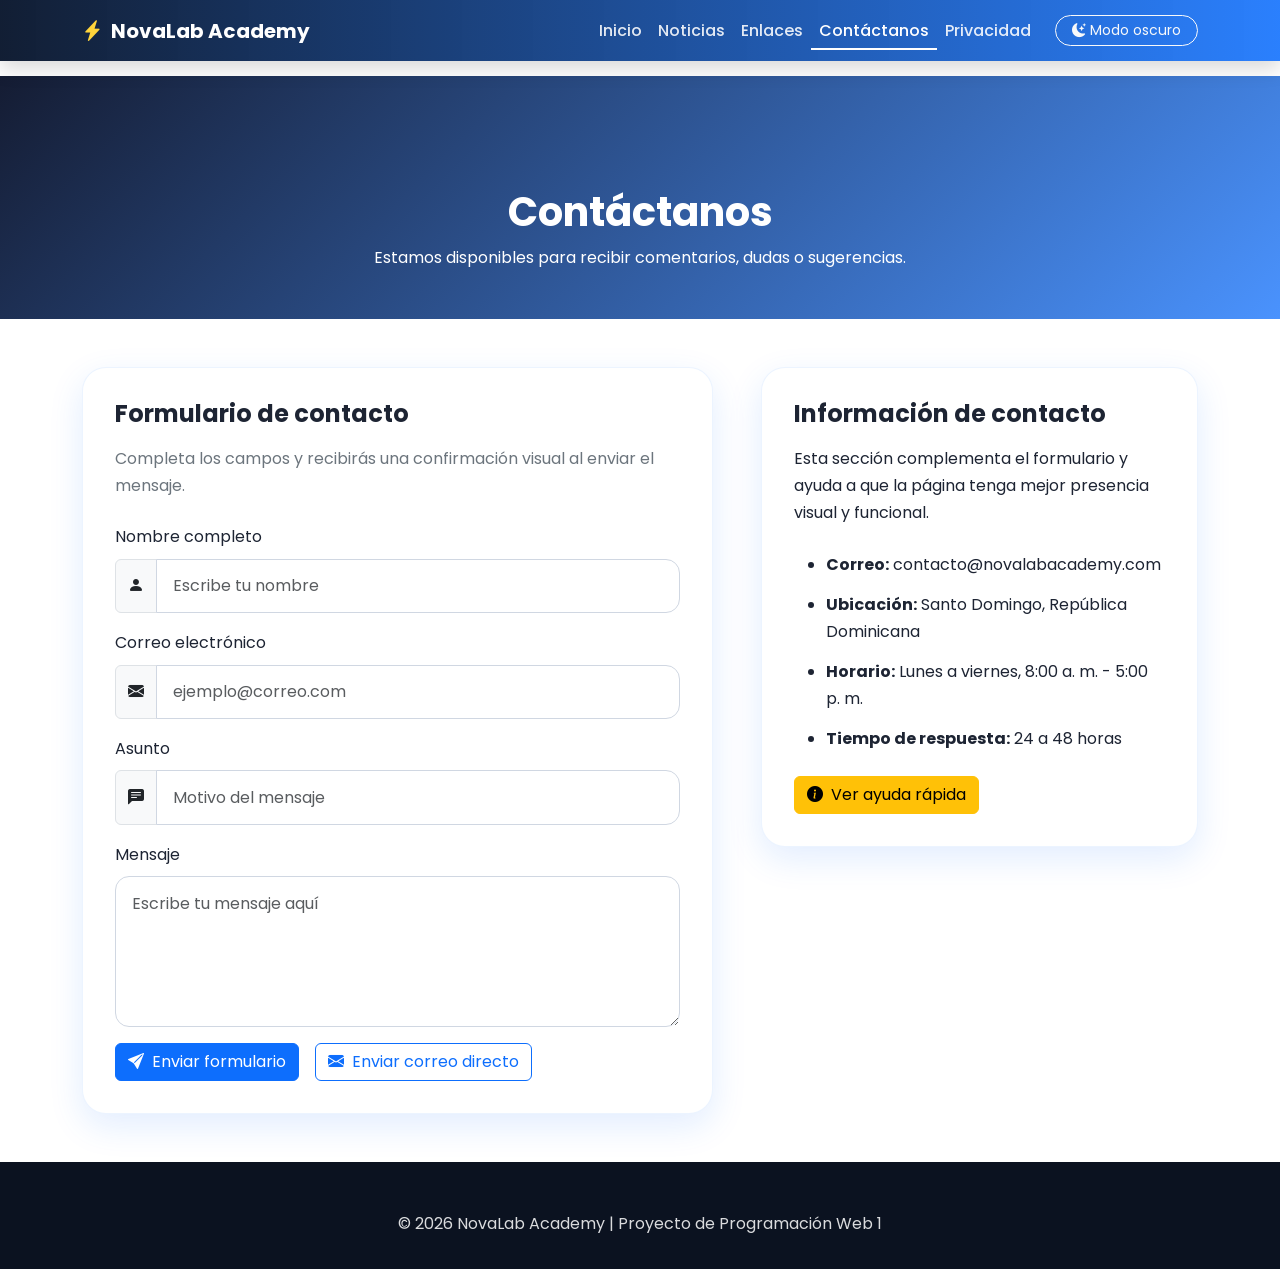
<file: contacto.html>
<!DOCTYPE html>
<html lang="es" data-bs-theme="light">
<head>
  <meta charset="UTF-8" />
  <meta name="viewport" content="width=device-width, initial-scale=1.0" />
  <title>Contáctanos | NovaLab Academy</title>
  <meta name="description" content="Página de contacto de NovaLab Academy." />

  <link rel="icon" type="image/svg+xml" href="favicon.svg" />
  <link rel="preconnect" href="https://fonts.googleapis.com" />
  <link rel="preconnect" href="https://fonts.gstatic.com" crossorigin />
  <link href="https://fonts.googleapis.com/css2?family=Poppins:wght@300;400;500;600;700;800&display=swap" rel="stylesheet" />
  <link href="https://cdn.jsdelivr.net/npm/bootstrap@5.3.3/dist/css/bootstrap.min.css" rel="stylesheet" />
  <link href="https://cdn.jsdelivr.net/npm/bootstrap-icons@1.11.3/font/bootstrap-icons.min.css" rel="stylesheet" />
  <link rel="stylesheet" href="css/styles.css" />
</head>
<body>

  <nav class="navbar navbar-expand-lg navbar-dark fixed-top custom-navbar">
    <div class="container">
      <a class="navbar-brand fw-bold d-flex align-items-center gap-2" href="index.html">
        <i class="bi bi-lightning-charge-fill brand-icon"></i>
        <span>NovaLab Academy</span>
      </a>

      <button class="navbar-toggler" type="button" data-bs-toggle="collapse" data-bs-target="#menuPrincipal">
        <span class="navbar-toggler-icon"></span>
      </button>

      <div class="collapse navbar-collapse" id="menuPrincipal">
        <ul class="navbar-nav ms-auto align-items-lg-center">
          <li class="nav-item"><a class="nav-link" href="index.html">Inicio</a></li>
          <li class="nav-item"><a class="nav-link" href="noticias.html">Noticias</a></li>
          <li class="nav-item"><a class="nav-link" href="enlaces.html">Enlaces</a></li>
          <li class="nav-item"><a class="nav-link active" href="contacto.html">Contáctanos</a></li>
          <li class="nav-item"><a class="nav-link" href="politica.html">Privacidad</a></li>
          <li class="nav-item ms-lg-3">
            <button id="themeToggle" class="btn btn-outline-light btn-sm rounded-pill px-3">
              <i class="bi bi-moon-stars-fill me-1"></i>Modo oscuro
            </button>
          </li>
        </ul>
      </div>
    </div>
  </nav>

  <section class="page-banner">
    <div class="container text-center">
      <h1 class="fw-bold">Contáctanos</h1>
      <p class="mb-0">Estamos disponibles para recibir comentarios, dudas o sugerencias.</p>
    </div>
  </section>

  <main class="py-5">
    <div class="container">
      <div class="row g-5 align-items-start">
        <div class="col-lg-7 reveal">
          <div class="content-box">
            <h2 class="section-title-sm">Formulario de contacto</h2>
            <p class="text-secondary">
              Completa los campos y recibirás una confirmación visual al enviar el mensaje.
            </p>

            <form id="contactForm" class="mt-4">
              <div class="mb-3">
                <label for="nombre" class="form-label">Nombre completo</label>
                <div class="input-group">
                  <span class="input-group-text"><i class="bi bi-person-fill"></i></span>
                  <input type="text" class="form-control" id="nombre" placeholder="Escribe tu nombre" />
                </div>
              </div>

              <div class="mb-3">
                <label for="correo" class="form-label">Correo electrónico</label>
                <div class="input-group">
                  <span class="input-group-text"><i class="bi bi-envelope-fill"></i></span>
                  <input type="email" class="form-control" id="correo" placeholder="ejemplo@correo.com" />
                </div>
              </div>

              <div class="mb-3">
                <label for="asunto" class="form-label">Asunto</label>
                <div class="input-group">
                  <span class="input-group-text"><i class="bi bi-chat-left-text-fill"></i></span>
                  <input type="text" class="form-control" id="asunto" placeholder="Motivo del mensaje" />
                </div>
              </div>

              <div class="mb-3">
                <label for="mensaje" class="form-label">Mensaje</label>
                <textarea class="form-control" id="mensaje" rows="5" placeholder="Escribe tu mensaje aquí"></textarea>
              </div>

              <div class="d-flex flex-wrap gap-3">
                <button type="submit" class="btn btn-primary">
                  <i class="bi bi-send-fill me-2"></i>Enviar formulario
                </button>

                <a class="btn btn-outline-primary" href="mailto:contacto@novalabacademy.com?subject=Consulta%20desde%20la%20web">
                  <i class="bi bi-envelope-fill me-2"></i>Enviar correo directo
                </a>
              </div>
            </form>
          </div>
        </div>

        <div class="col-lg-5 reveal">
          <div class="content-box">
            <h2 class="section-title-sm">Información de contacto</h2>
            <p>
              Esta sección complementa el formulario y ayuda a que la página tenga mejor presencia visual y funcional.
            </p>

            <ul class="custom-list mt-4">
              <li><strong>Correo:</strong> contacto@novalabacademy.com</li>
              <li><strong>Ubicación:</strong> Santo Domingo, República Dominicana</li>
              <li><strong>Horario:</strong> Lunes a viernes, 8:00 a. m. - 5:00 p. m.</li>
              <li><strong>Tiempo de respuesta:</strong> 24 a 48 horas</li>
            </ul>

            <div class="mt-4">
              <button class="btn btn-warning" data-bs-toggle="modal" data-bs-target="#helpModal">
                <i class="bi bi-info-circle-fill me-2"></i>Ver ayuda rápida
              </button>
            </div>
          </div>
        </div>
      </div>
    </div>
  </main>

  <div class="modal fade" id="helpModal" tabindex="-1" aria-hidden="true">
    <div class="modal-dialog modal-dialog-centered">
      <div class="modal-content custom-modal">
        <div class="modal-header">
          <h5 class="modal-title">Ayuda rápida</h5>
          <button type="button" class="btn-close" data-bs-dismiss="modal"></button>
        </div>
        <div class="modal-body">
          <p>
            Escribe un asunto claro y explica tu mensaje con detalle para recibir una mejor respuesta.
          </p>
        </div>
      </div>
    </div>
  </div>

  <footer class="footer-section">
    <div class="container text-center">
      <p class="mb-0">© 2026 NovaLab Academy | Proyecto de Programación Web 1</p>
    </div>
  </footer>

  <button id="scrollTopBtn" class="scroll-top-btn" title="Volver arriba">
    <i class="bi bi-arrow-up"></i>
  </button>

  <script src="https://cdn.jsdelivr.net/npm/bootstrap@5.3.3/dist/js/bootstrap.bundle.min.js"></script>
  <script src="js/script.js"></script>
</body>
</html>
</file>
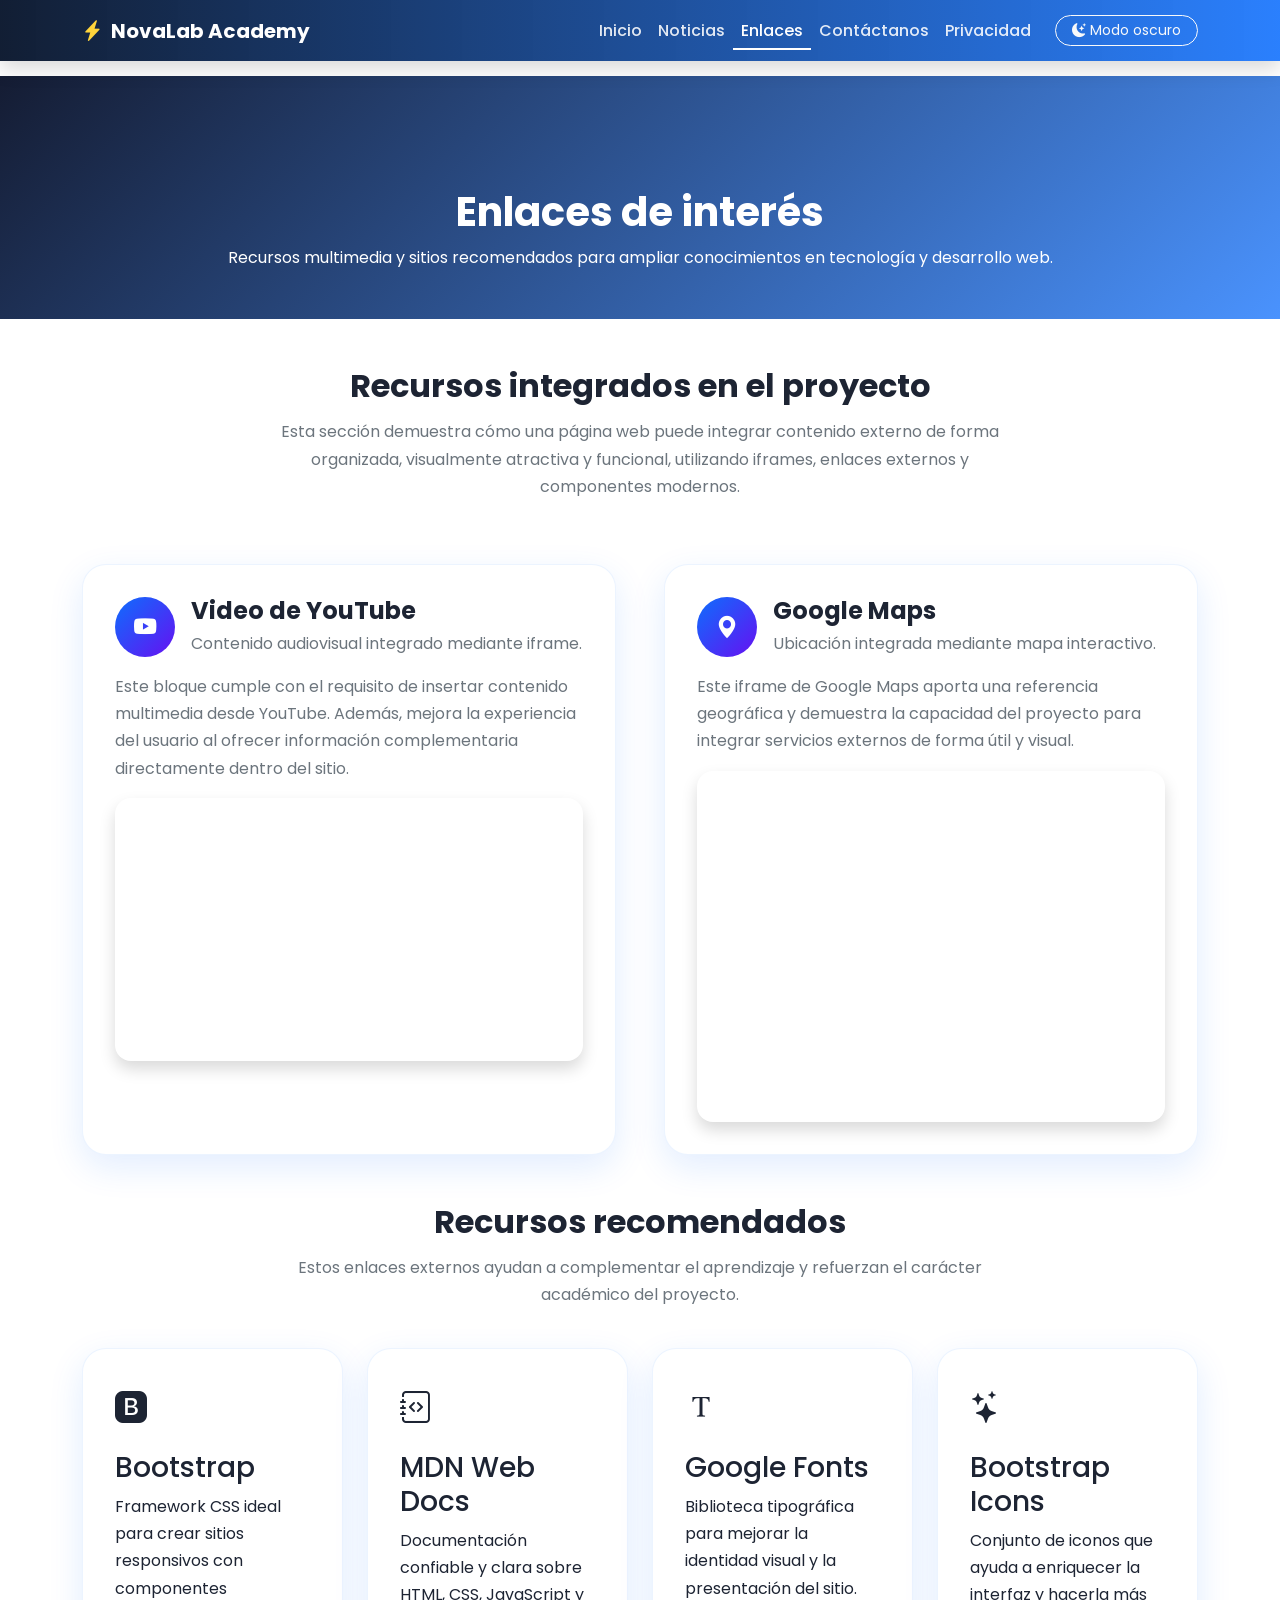
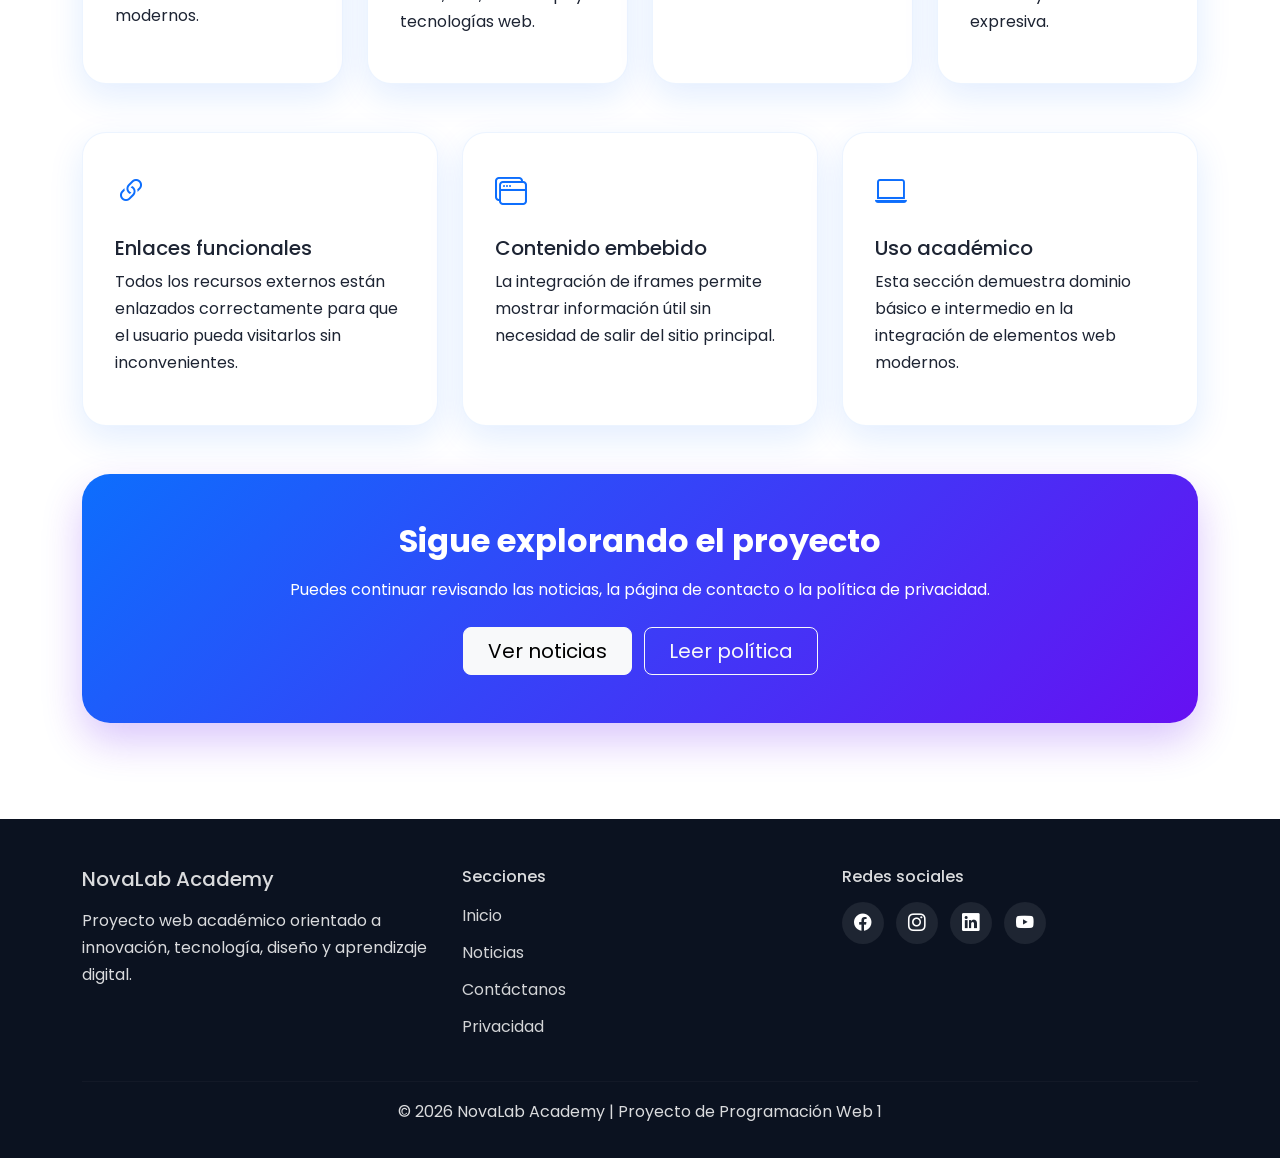
<file: enlaces.html>
<!DOCTYPE html>
<html lang="es" data-bs-theme="light">
<head>
  <meta charset="UTF-8" />
  <meta name="viewport" content="width=device-width, initial-scale=1.0" />
  <title>Enlaces de interés | NovaLab Academy</title>

  <meta name="description" content="Recursos externos y contenido embebido de YouTube y Google Maps." />
  <meta name="keywords" content="youtube, google maps, enlaces de interés, recursos educativos" />
  <meta name="author" content="Freily Peña" />

  <link rel="icon" type="image/svg+xml" href="favicon.svg" />
  <link rel="preconnect" href="https://fonts.googleapis.com" />
  <link rel="preconnect" href="https://fonts.gstatic.com" crossorigin />
  <link href="https://fonts.googleapis.com/css2?family=Poppins:wght@300;400;500;600;700;800&display=swap" rel="stylesheet" />
  <link href="https://cdn.jsdelivr.net/npm/bootstrap@5.3.3/dist/css/bootstrap.min.css" rel="stylesheet" />
  <link href="https://cdn.jsdelivr.net/npm/bootstrap-icons@1.11.3/font/bootstrap-icons.min.css" rel="stylesheet" />
  <link rel="stylesheet" href="css/styles.css" />
</head>
<body>

  <nav class="navbar navbar-expand-lg navbar-dark fixed-top custom-navbar">
    <div class="container">
      <a class="navbar-brand fw-bold d-flex align-items-center gap-2" href="index.html">
        <i class="bi bi-lightning-charge-fill brand-icon"></i>
        <span>NovaLab Academy</span>
      </a>

      <button class="navbar-toggler" type="button" data-bs-toggle="collapse" data-bs-target="#menuPrincipal">
        <span class="navbar-toggler-icon"></span>
      </button>

      <div class="collapse navbar-collapse" id="menuPrincipal">
        <ul class="navbar-nav ms-auto align-items-lg-center">
          <li class="nav-item"><a class="nav-link" href="index.html">Inicio</a></li>
          <li class="nav-item"><a class="nav-link" href="noticias.html">Noticias</a></li>
          <li class="nav-item"><a class="nav-link active" href="enlaces.html">Enlaces</a></li>
          <li class="nav-item"><a class="nav-link" href="contacto.html">Contáctanos</a></li>
          <li class="nav-item"><a class="nav-link" href="politica.html">Privacidad</a></li>
          <li class="nav-item ms-lg-3">
            <button id="themeToggle" class="btn btn-outline-light btn-sm rounded-pill px-3">
              <i class="bi bi-moon-stars-fill me-1"></i>Modo oscuro
            </button>
          </li>
        </ul>
      </div>
    </div>
  </nav>

  <section class="page-banner">
    <div class="container text-center">
      <h1 class="fw-bold">Enlaces de interés</h1>
      <p class="mb-0">Recursos multimedia y sitios recomendados para ampliar conocimientos en tecnología y desarrollo web.</p>
    </div>
  </section>

  <main class="py-5">
    <div class="container">

      <div class="row text-center mb-5 reveal">
        <div class="col-lg-8 mx-auto">
          <h2 class="section-title">Recursos integrados en el proyecto</h2>
          <p class="text-secondary">
            Esta sección demuestra cómo una página web puede integrar contenido externo de forma organizada,
            visualmente atractiva y funcional, utilizando iframes, enlaces externos y componentes modernos.
          </p>
        </div>
      </div>

      <div class="row g-5 align-items-stretch">
        <div class="col-lg-6 reveal">
          <div class="content-box h-100">
            <div class="d-flex align-items-center gap-3 mb-3">
              <div class="icon-box m-0" style="width:60px;height:60px;font-size:1.4rem;">
                <i class="bi bi-youtube"></i>
              </div>
              <div>
                <h2 class="section-title-sm mb-1">Video de YouTube</h2>
                <p class="text-secondary mb-0">Contenido audiovisual integrado mediante iframe.</p>
              </div>
            </div>

            <p class="text-secondary">
              Este bloque cumple con el requisito de insertar contenido multimedia desde YouTube.
              Además, mejora la experiencia del usuario al ofrecer información complementaria directamente dentro del sitio.
            </p>

            <div class="ratio ratio-16x9 rounded-4 overflow-hidden shadow">
              <iframe
                src="https://www.youtube.com/embed/Ke90Tje7VS0"
                title="YouTube video"
                allowfullscreen>
              </iframe>
            </div>
          </div>
        </div>

        <div class="col-lg-6 reveal">
          <div class="content-box h-100">
            <div class="d-flex align-items-center gap-3 mb-3">
              <div class="icon-box m-0" style="width:60px;height:60px;font-size:1.4rem;">
                <i class="bi bi-geo-alt-fill"></i>
              </div>
              <div>
                <h2 class="section-title-sm mb-1">Google Maps</h2>
                <p class="text-secondary mb-0">Ubicación integrada mediante mapa interactivo.</p>
              </div>
            </div>

            <p class="text-secondary">
              Este iframe de Google Maps aporta una referencia geográfica y demuestra la capacidad
              del proyecto para integrar servicios externos de forma útil y visual.
            </p>

            <div class="ratio ratio-4x3 rounded-4 overflow-hidden shadow">
              <iframe
                src="https://maps.google.com/maps?q=Universidad%20Nacional%20Pedro%20Henriquez%20Urena&t=&z=15&ie=UTF8&iwloc=&output=embed"
                allowfullscreen
                loading="lazy">
              </iframe>
            </div>
          </div>
        </div>
      </div>

      <div class="row text-center mt-5 mb-4 reveal">
        <div class="col-lg-8 mx-auto">
          <h2 class="section-title">Recursos recomendados</h2>
          <p class="text-secondary">
            Estos enlaces externos ayudan a complementar el aprendizaje y refuerzan el carácter académico del proyecto.
          </p>
        </div>
      </div>

      <div class="row g-4">
        <div class="col-md-6 col-lg-3 reveal">
          <a class="resource-link-card" href="https://getbootstrap.com/" target="_blank">
            <i class="bi bi-bootstrap-fill"></i>
            <h3>Bootstrap</h3>
            <p>Framework CSS ideal para crear sitios responsivos con componentes modernos.</p>
          </a>
        </div>

        <div class="col-md-6 col-lg-3 reveal">
          <a class="resource-link-card" href="https://developer.mozilla.org/es/" target="_blank">
            <i class="bi bi-journal-code"></i>
            <h3>MDN Web Docs</h3>
            <p>Documentación confiable y clara sobre HTML, CSS, JavaScript y tecnologías web.</p>
          </a>
        </div>

        <div class="col-md-6 col-lg-3 reveal">
          <a class="resource-link-card" href="https://fonts.google.com/" target="_blank">
            <i class="bi bi-fonts"></i>
            <h3>Google Fonts</h3>
            <p>Biblioteca tipográfica para mejorar la identidad visual y la presentación del sitio.</p>
          </a>
        </div>

        <div class="col-md-6 col-lg-3 reveal">
          <a class="resource-link-card" href="https://icons.getbootstrap.com/" target="_blank">
            <i class="bi bi-stars"></i>
            <h3>Bootstrap Icons</h3>
            <p>Conjunto de iconos que ayuda a enriquecer la interfaz y hacerla más expresiva.</p>
          </a>
        </div>
      </div>

      <div class="row g-4 mt-4">
        <div class="col-md-4 reveal">
          <div class="testimonial-card h-100">
            <i class="bi bi-link-45deg"></i>
            <h5>Enlaces funcionales</h5>
            <p>
              Todos los recursos externos están enlazados correctamente para que el usuario pueda visitarlos sin inconvenientes.
            </p>
          </div>
        </div>

        <div class="col-md-4 reveal">
          <div class="testimonial-card h-100">
            <i class="bi bi-window-stack"></i>
            <h5>Contenido embebido</h5>
            <p>
              La integración de iframes permite mostrar información útil sin necesidad de salir del sitio principal.
            </p>
          </div>
        </div>

        <div class="col-md-4 reveal">
          <div class="testimonial-card h-100">
            <i class="bi bi-laptop"></i>
            <h5>Uso académico</h5>
            <p>
              Esta sección demuestra dominio básico e intermedio en la integración de elementos web modernos.
            </p>
          </div>
        </div>
      </div>

      <section class="py-5">
        <div class="cta-box text-center reveal">
          <h2 class="fw-bold mb-3">Sigue explorando el proyecto</h2>
          <p class="mb-4">
            Puedes continuar revisando las noticias, la página de contacto o la política de privacidad.
          </p>
          <a href="noticias.html" class="btn btn-light btn-lg px-4 me-2">Ver noticias</a>
          <a href="politica.html" class="btn btn-outline-light btn-lg px-4">Leer política</a>
        </div>
      </section>

    </div>
  </main>

  <footer class="footer-section">
    <div class="container">
      <div class="row g-4">
        <div class="col-lg-4">
          <h5 class="mb-3">NovaLab Academy</h5>
          <p class="mb-0">
            Proyecto web académico orientado a innovación, tecnología, diseño y aprendizaje digital.
          </p>
        </div>

        <div class="col-lg-4">
          <h6 class="mb-3">Secciones</h6>
          <ul class="footer-links">
            <li><a href="index.html">Inicio</a></li>
            <li><a href="noticias.html">Noticias</a></li>
            <li><a href="contacto.html">Contáctanos</a></li>
            <li><a href="politica.html">Privacidad</a></li>
          </ul>
        </div>

        <div class="col-lg-4">
          <h6 class="mb-3">Redes sociales</h6>
          <div class="social-links">
            <a href="https://www.facebook.com/" target="_blank"><i class="bi bi-facebook"></i></a>
            <a href="https://www.instagram.com/" target="_blank"><i class="bi bi-instagram"></i></a>
            <a href="https://www.linkedin.com/" target="_blank"><i class="bi bi-linkedin"></i></a>
            <a href="https://www.youtube.com/" target="_blank"><i class="bi bi-youtube"></i></a>
          </div>
        </div>
      </div>

      <hr class="footer-divider" />
      <p class="text-center mb-0">© 2026 NovaLab Academy | Proyecto de Programación Web 1</p>
    </div>
  </footer>

  <button id="scrollTopBtn" class="scroll-top-btn" title="Volver arriba">
    <i class="bi bi-arrow-up"></i>
  </button>

  <script src="https://cdn.jsdelivr.net/npm/bootstrap@5.3.3/dist/js/bootstrap.bundle.min.js"></script>
  <script src="js/script.js"></script>
</body>
</html>
</file>
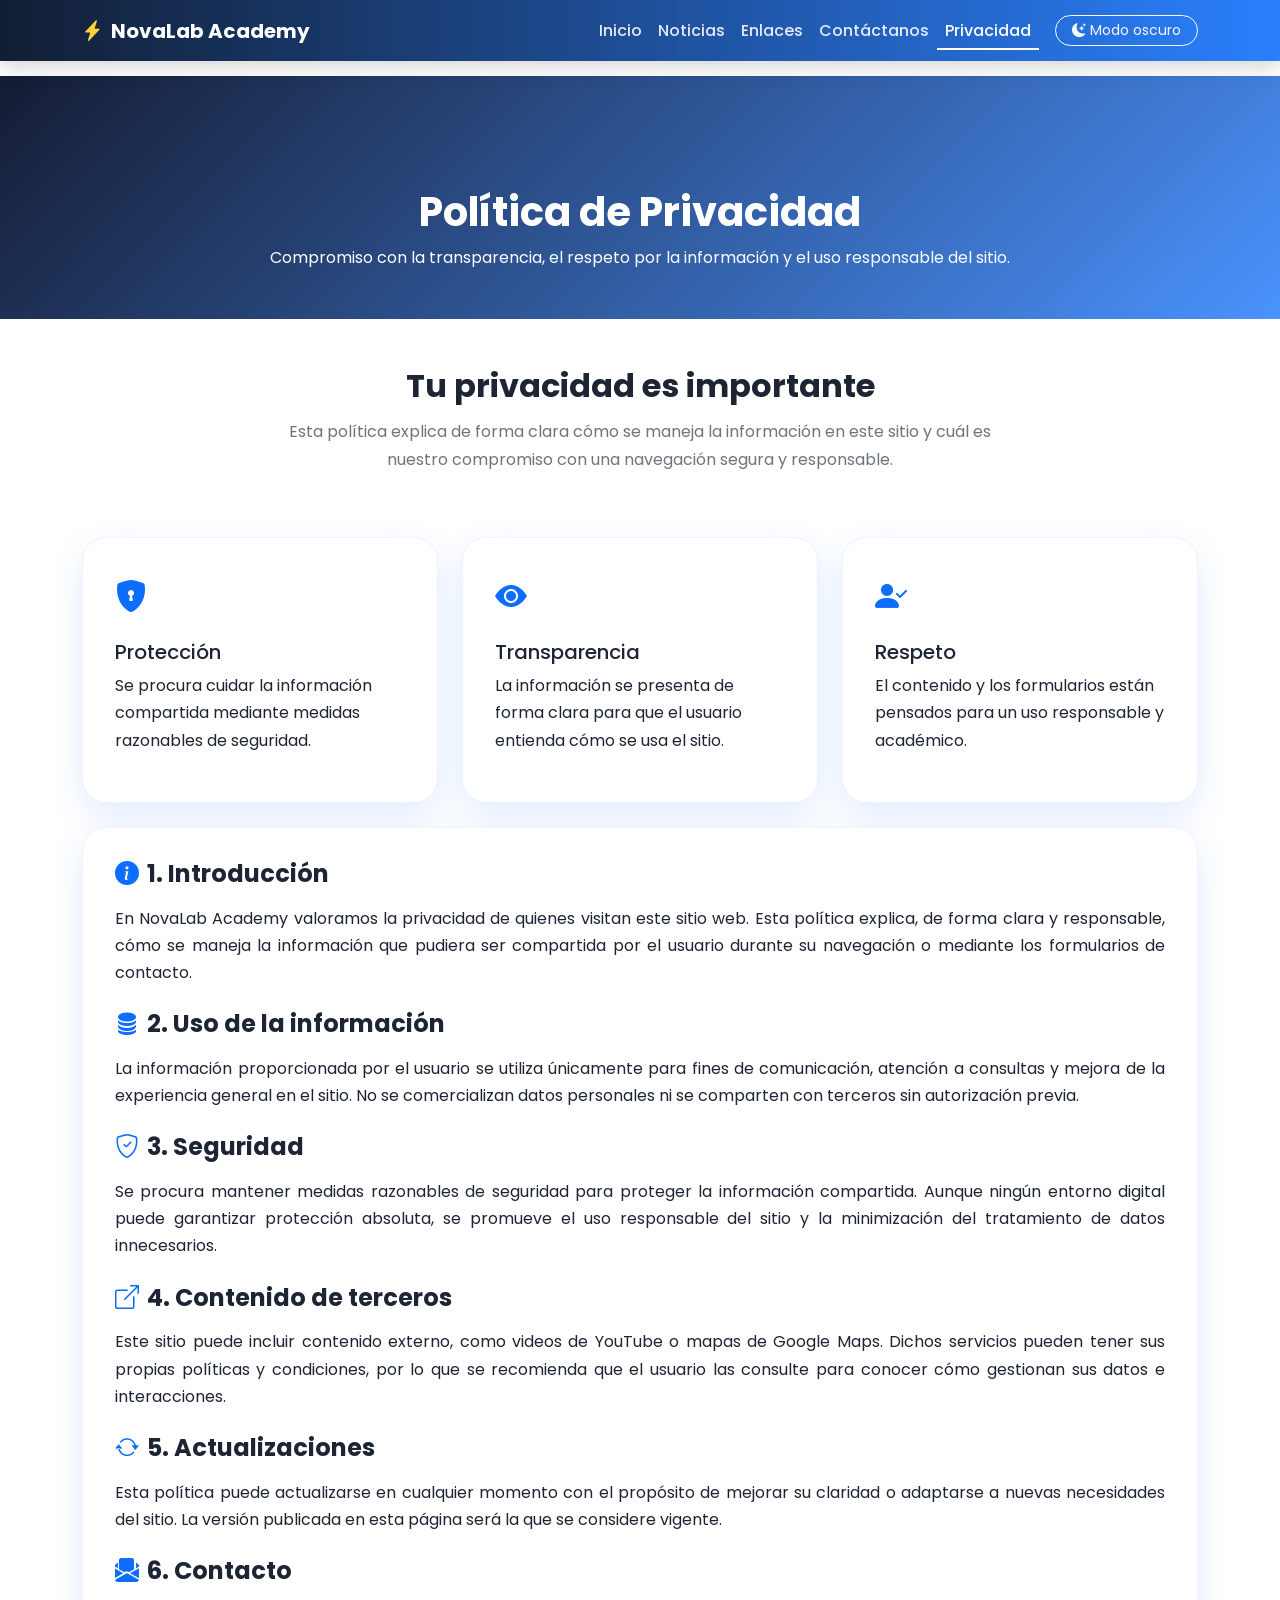
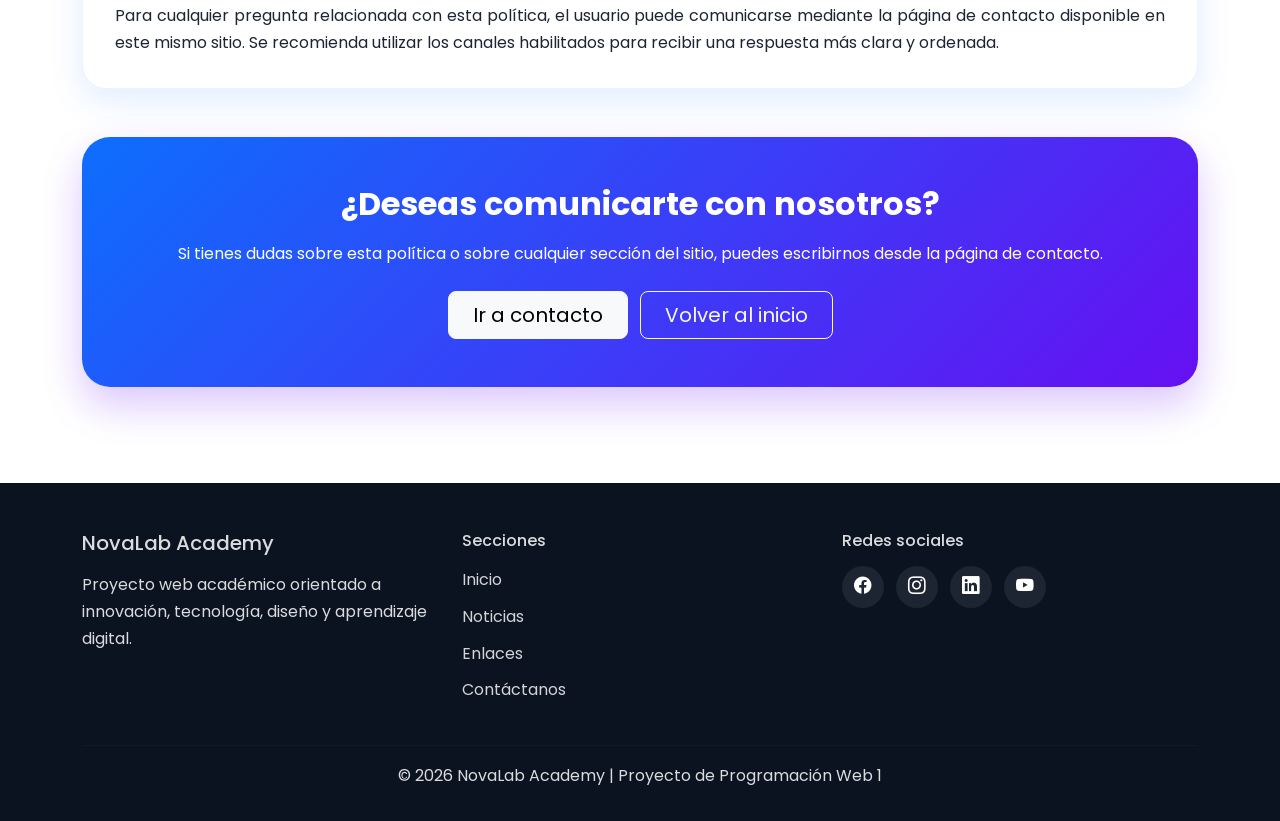
<file: politica.html>
<!DOCTYPE html>
<html lang="es" data-bs-theme="light">
<head>
  <meta charset="UTF-8" />
  <meta name="viewport" content="width=device-width, initial-scale=1.0" />
  <title>Política de Privacidad | NovaLab Academy</title>

  <meta name="description" content="Política de privacidad de NovaLab Academy." />
  <meta name="author" content="Freily Peña" />

  <link rel="icon" type="image/svg+xml" href="favicon.svg" />
  <link rel="preconnect" href="https://fonts.googleapis.com" />
  <link rel="preconnect" href="https://fonts.gstatic.com" crossorigin />
  <link href="https://fonts.googleapis.com/css2?family=Poppins:wght@300;400;500;600;700;800&display=swap" rel="stylesheet" />
  <link href="https://cdn.jsdelivr.net/npm/bootstrap@5.3.3/dist/css/bootstrap.min.css" rel="stylesheet" />
  <link href="https://cdn.jsdelivr.net/npm/bootstrap-icons@1.11.3/font/bootstrap-icons.min.css" rel="stylesheet" />
  <link rel="stylesheet" href="css/styles.css" />
</head>
<body>

  <nav class="navbar navbar-expand-lg navbar-dark fixed-top custom-navbar">
    <div class="container">
      <a class="navbar-brand fw-bold d-flex align-items-center gap-2" href="index.html">
        <i class="bi bi-lightning-charge-fill brand-icon"></i>
        <span>NovaLab Academy</span>
      </a>

      <button class="navbar-toggler" type="button" data-bs-toggle="collapse" data-bs-target="#menuPrincipal">
        <span class="navbar-toggler-icon"></span>
      </button>

      <div class="collapse navbar-collapse" id="menuPrincipal">
        <ul class="navbar-nav ms-auto align-items-lg-center">
          <li class="nav-item"><a class="nav-link" href="index.html">Inicio</a></li>
          <li class="nav-item"><a class="nav-link" href="noticias.html">Noticias</a></li>
          <li class="nav-item"><a class="nav-link" href="enlaces.html">Enlaces</a></li>
          <li class="nav-item"><a class="nav-link" href="contacto.html">Contáctanos</a></li>
          <li class="nav-item"><a class="nav-link active" href="politica.html">Privacidad</a></li>
          <li class="nav-item ms-lg-3">
            <button id="themeToggle" class="btn btn-outline-light btn-sm rounded-pill px-3">
              <i class="bi bi-moon-stars-fill me-1"></i>Modo oscuro
            </button>
          </li>
        </ul>
      </div>
    </div>
  </nav>

  <section class="page-banner">
    <div class="container text-center">
      <h1 class="fw-bold">Política de Privacidad</h1>
      <p class="mb-0">Compromiso con la transparencia, el respeto por la información y el uso responsable del sitio.</p>
    </div>
  </section>

  <main class="py-5">
    <div class="container">

      <div class="row text-center mb-5 reveal">
        <div class="col-lg-8 mx-auto">
          <h2 class="section-title">Tu privacidad es importante</h2>
          <p class="text-secondary">
            Esta política explica de forma clara cómo se maneja la información en este sitio y cuál es
            nuestro compromiso con una navegación segura y responsable.
          </p>
        </div>
      </div>

      <div class="row g-4 mb-4">
        <div class="col-md-4 reveal">
          <div class="testimonial-card h-100">
            <i class="bi bi-shield-lock-fill"></i>
            <h5>Protección</h5>
            <p>Se procura cuidar la información compartida mediante medidas razonables de seguridad.</p>
          </div>
        </div>

        <div class="col-md-4 reveal">
          <div class="testimonial-card h-100">
            <i class="bi bi-eye-fill"></i>
            <h5>Transparencia</h5>
            <p>La información se presenta de forma clara para que el usuario entienda cómo se usa el sitio.</p>
          </div>
        </div>

        <div class="col-md-4 reveal">
          <div class="testimonial-card h-100">
            <i class="bi bi-person-check-fill"></i>
            <h5>Respeto</h5>
            <p>El contenido y los formularios están pensados para un uso responsable y académico.</p>
          </div>
        </div>
      </div>

      <div class="content-box policy-box reveal">
        <div class="mb-4">
          <h2 class="section-title-sm"><i class="bi bi-info-circle-fill me-2 text-primary"></i>1. Introducción</h2>
          <p>
            En NovaLab Academy valoramos la privacidad de quienes visitan este sitio web. Esta política
            explica, de forma clara y responsable, cómo se maneja la información que pudiera ser compartida
            por el usuario durante su navegación o mediante los formularios de contacto.
          </p>
        </div>

        <div class="mb-4">
          <h2 class="section-title-sm"><i class="bi bi-database-fill me-2 text-primary"></i>2. Uso de la información</h2>
          <p>
            La información proporcionada por el usuario se utiliza únicamente para fines de comunicación,
            atención a consultas y mejora de la experiencia general en el sitio. No se comercializan datos
            personales ni se comparten con terceros sin autorización previa.
          </p>
        </div>

        <div class="mb-4">
          <h2 class="section-title-sm"><i class="bi bi-shield-check me-2 text-primary"></i>3. Seguridad</h2>
          <p>
            Se procura mantener medidas razonables de seguridad para proteger la información compartida.
            Aunque ningún entorno digital puede garantizar protección absoluta, se promueve el uso responsable
            del sitio y la minimización del tratamiento de datos innecesarios.
          </p>
        </div>

        <div class="mb-4">
          <h2 class="section-title-sm"><i class="bi bi-box-arrow-up-right me-2 text-primary"></i>4. Contenido de terceros</h2>
          <p>
            Este sitio puede incluir contenido externo, como videos de YouTube o mapas de Google Maps.
            Dichos servicios pueden tener sus propias políticas y condiciones, por lo que se recomienda
            que el usuario las consulte para conocer cómo gestionan sus datos e interacciones.
          </p>
        </div>

        <div class="mb-4">
          <h2 class="section-title-sm"><i class="bi bi-arrow-repeat me-2 text-primary"></i>5. Actualizaciones</h2>
          <p>
            Esta política puede actualizarse en cualquier momento con el propósito de mejorar su claridad
            o adaptarse a nuevas necesidades del sitio. La versión publicada en esta página será la que
            se considere vigente.
          </p>
        </div>

        <div>
          <h2 class="section-title-sm"><i class="bi bi-envelope-paper-fill me-2 text-primary"></i>6. Contacto</h2>
          <p class="mb-0">
            Para cualquier pregunta relacionada con esta política, el usuario puede comunicarse mediante
            la página de contacto disponible en este mismo sitio. Se recomienda utilizar los canales
            habilitados para recibir una respuesta más clara y ordenada.
          </p>
        </div>
      </div>

      <section class="py-5">
        <div class="cta-box text-center reveal">
          <h2 class="fw-bold mb-3">¿Deseas comunicarte con nosotros?</h2>
          <p class="mb-4">
            Si tienes dudas sobre esta política o sobre cualquier sección del sitio, puedes escribirnos desde la página de contacto.
          </p>
          <a href="contacto.html" class="btn btn-light btn-lg px-4 me-2">Ir a contacto</a>
          <a href="index.html" class="btn btn-outline-light btn-lg px-4">Volver al inicio</a>
        </div>
      </section>

    </div>
  </main>

  <footer class="footer-section">
    <div class="container">
      <div class="row g-4">
        <div class="col-lg-4">
          <h5 class="mb-3">NovaLab Academy</h5>
          <p class="mb-0">
            Proyecto web académico orientado a innovación, tecnología, diseño y aprendizaje digital.
          </p>
        </div>

        <div class="col-lg-4">
          <h6 class="mb-3">Secciones</h6>
          <ul class="footer-links">
            <li><a href="index.html">Inicio</a></li>
            <li><a href="noticias.html">Noticias</a></li>
            <li><a href="enlaces.html">Enlaces</a></li>
            <li><a href="contacto.html">Contáctanos</a></li>
          </ul>
        </div>

        <div class="col-lg-4">
          <h6 class="mb-3">Redes sociales</h6>
          <div class="social-links">
            <a href="https://www.facebook.com/" target="_blank"><i class="bi bi-facebook"></i></a>
            <a href="https://www.instagram.com/" target="_blank"><i class="bi bi-instagram"></i></a>
            <a href="https://www.linkedin.com/" target="_blank"><i class="bi bi-linkedin"></i></a>
            <a href="https://www.youtube.com/" target="_blank"><i class="bi bi-youtube"></i></a>
          </div>
        </div>
      </div>

      <hr class="footer-divider" />
      <p class="text-center mb-0">© 2026 NovaLab Academy | Proyecto de Programación Web 1</p>
    </div>
  </footer>

  <button id="scrollTopBtn" class="scroll-top-btn" title="Volver arriba">
    <i class="bi bi-arrow-up"></i>
  </button>

  <script src="https://cdn.jsdelivr.net/npm/bootstrap@5.3.3/dist/js/bootstrap.bundle.min.js"></script>
  <script src="js/script.js"></script>
</body>
</html>
</file>
<file: css/styles.css>
:root {
  --primary-color: #0d6efd;
  --secondary-color: #6610f2;
  --accent-color: #00c2ff;
  --dark-color: #0b1220;
  --light-bg: #f5f8ff;
  --text-color: #1d2433;
  --muted-color: #667085;
  --card-bg: rgba(255, 255, 255, 0.85);
  --shadow-soft: 0 12px 35px rgba(13, 110, 253, 0.12);
  --shadow-strong: 0 20px 50px rgba(13, 110, 253, 0.18);
  --radius-xl: 24px;
}

* {
  margin: 0;
  padding: 0;
  box-sizing: border-box;
}

html {
  scroll-behavior: smooth;
}

body {
  font-family: 'Poppins', sans-serif;
  color: var(--text-color);
  background: #ffffff;
  line-height: 1.7;
  padding-top: 76px;
  overflow-x: hidden;
}

img {
  max-width: 100%;
  display: block;
}

a {
  text-decoration: none;
  transition: 0.3s ease;
}

.section-space {
  position: relative;
}

.custom-navbar {
  background: linear-gradient(90deg, rgba(5, 18, 41, 0.95), rgba(13, 110, 253, 0.88));
  backdrop-filter: blur(12px);
  box-shadow: 0 8px 20px rgba(0, 0, 0, 0.15);
}

.brand-icon {
  font-size: 1.3rem;
  color: #ffd43b;
}

.navbar .nav-link {
  color: rgba(255, 255, 255, 0.88);
  font-weight: 500;
  position: relative;
}

.navbar .nav-link:hover,
.navbar .nav-link.active {
  color: #fff;
}

.navbar .nav-link::after {
  content: "";
  width: 0;
  height: 2px;
  background: #fff;
  position: absolute;
  left: 0;
  bottom: 2px;
  transition: 0.3s ease;
}

.navbar .nav-link:hover::after,
.navbar .nav-link.active::after {
  width: 100%;
}

.hero-section {
  min-height: 94vh;
  background:
    linear-gradient(135deg, rgba(8, 16, 40, 0.93), rgba(13, 110, 253, 0.72)),
    url('https://images.unsplash.com/photo-1526379095098-d400fd0bf935?auto=format&fit=crop&w=1400&q=80') center/cover no-repeat;
  color: #fff;
  padding: 4rem 0;
}

.glass-card {
  background: rgba(255, 255, 255, 0.12);
  border-radius: var(--radius-xl);
  backdrop-filter: blur(14px);
  border: 1px solid rgba(255, 255, 255, 0.18);
  box-shadow: 0 20px 45px rgba(0, 0, 0, 0.2);
}

.hero-visual {
  position: relative;
}

.hero-img {
  border-radius: 18px;
  object-fit: cover;
}

.floating-badge {
  position: absolute;
  background: rgba(255, 255, 255, 0.92);
  color: #0b1220;
  padding: 0.65rem 1rem;
  border-radius: 999px;
  font-weight: 600;
  box-shadow: 0 12px 25px rgba(0, 0, 0, 0.12);
  animation: floatY 3s ease-in-out infinite;
}

.floating-badge.one {
  top: 25px;
  right: -10px;
}

.floating-badge.two {
  bottom: 25px;
  left: -10px;
  animation-delay: 1s;
}

@keyframes floatY {
  0%, 100% { transform: translateY(0px); }
  50% { transform: translateY(-10px); }
}

.section-title {
  font-size: 2rem;
  font-weight: 700;
  margin-bottom: 0.8rem;
}

.section-title-sm {
  font-size: 1.5rem;
  font-weight: 700;
  margin-bottom: 1rem;
}

.bg-soft {
  background: linear-gradient(180deg, #f8fbff, #eef4ff);
}

.carousel-img {
  height: 520px;
  object-fit: cover;
}

.carousel-caption {
  background: rgba(0, 0, 0, 0.45);
  padding: 1rem;
  border-radius: 16px;
}

.feature-card,
.content-box,
.stats-card,
.testimonial-card,
.news-card,
.resource-link-card {
  background: #fff;
  border-radius: var(--radius-xl);
  padding: 2rem;
  box-shadow: var(--shadow-soft);
  transition: transform 0.35s ease, box-shadow 0.35s ease, background 0.35s ease;
  border: 1px solid rgba(13, 110, 253, 0.08);
}

.feature-card:hover,
.content-box:hover,
.stats-card:hover,
.testimonial-card:hover,
.news-card:hover,
.resource-link-card:hover {
  transform: translateY(-8px);
  box-shadow: var(--shadow-strong);
}

.feature-card {
  text-align: center;
}

.icon-box {
  width: 74px;
  height: 74px;
  margin: 0 auto 1rem;
  border-radius: 50%;
  display: grid;
  place-items: center;
  background: linear-gradient(135deg, var(--primary-color), var(--secondary-color));
  color: #fff;
  font-size: 1.8rem;
}

.mini-info-card {
  display: flex;
  gap: 1rem;
  align-items: flex-start;
  background: linear-gradient(180deg, #ffffff, #f7fbff);
  border-radius: 18px;
  padding: 1rem;
  box-shadow: 0 8px 22px rgba(13, 110, 253, 0.1);
}

.mini-info-card i {
  font-size: 1.4rem;
  color: var(--primary-color);
}

.mini-info-card h5 {
  margin-bottom: 0.2rem;
  font-size: 1rem;
  font-weight: 700;
}

.mini-info-card p {
  margin-bottom: 0;
  color: var(--muted-color);
  font-size: 0.95rem;
}

.stats-card {
  text-align: center;
}

.stats-card h3 {
  font-size: 2.4rem;
  font-weight: 800;
  color: var(--primary-color);
  margin-bottom: 0.5rem;
}

.custom-list li {
  margin-bottom: 0.8rem;
}

.ordered-list {
  padding-left: 1.2rem;
}

.testimonial-card {
  position: relative;
  height: 100%;
}

.testimonial-card i {
  font-size: 2rem;
  color: var(--primary-color);
  margin-bottom: 1rem;
  display: inline-block;
}

.testimonial-card h6 {
  font-weight: 700;
  margin-top: 1rem;
  color: var(--secondary-color);
}

.cta-box {
  padding: 3rem 2rem;
  border-radius: 28px;
  background: linear-gradient(135deg, #0d6efd, #6610f2);
  color: #fff;
  box-shadow: 0 18px 40px rgba(102, 16, 242, 0.24);
}

.footer-section {
  background: #0b1220;
  color: rgba(255, 255, 255, 0.85);
  padding: 3rem 0 2rem;
}

.footer-links {
  list-style: none;
  padding-left: 0;
  margin-bottom: 0;
}

.footer-links li {
  margin-bottom: 0.6rem;
}

.footer-links a {
  color: rgba(255, 255, 255, 0.82);
}

.footer-links a:hover {
  color: #fff;
}

.footer-divider {
  border-color: rgba(255, 255, 255, 0.12);
  margin: 2rem 0 1rem;
}

.social-links a {
  display: inline-flex;
  align-items: center;
  justify-content: center;
  width: 42px;
  height: 42px;
  border-radius: 50%;
  background: rgba(255, 255, 255, 0.08);
  color: #fff;
  margin-right: 0.5rem;
  font-size: 1.1rem;
}

.social-links a:hover {
  transform: translateY(-3px);
  background: var(--primary-color);
}

.page-banner {
  padding: 7rem 0 3rem;
  background: linear-gradient(135deg, rgba(8, 16, 40, 0.95), rgba(13, 110, 253, 0.75));
  color: #fff;
}

.news-card {
  overflow: hidden;
  padding: 0;
}

.news-card img {
  height: 220px;
  width: 100%;
  object-fit: cover;
}

.news-card h3 {
  font-size: 1.2rem;
  font-weight: 700;
  margin: 0.8rem 0;
}

.news-tag {
  display: inline-block;
  padding: 0.35rem 0.8rem;
  border-radius: 999px;
  background: rgba(13, 110, 253, 0.1);
  color: var(--primary-color);
  font-size: 0.85rem;
  font-weight: 600;
}

.resource-link-card {
  display: block;
  color: var(--text-color);
  height: 100%;
}

.resource-link-card i {
  font-size: 2rem;
  margin-bottom: 1rem;
  display: inline-block;
}

.form-control {
  border-radius: 14px;
  padding: 0.9rem 1rem;
  border: 1px solid #d0d7e2;
}

.form-control:focus {
  box-shadow: 0 0 0 0.2rem rgba(13, 110, 253, 0.18);
  border-color: var(--primary-color);
}

.policy-box p {
  text-align: justify;
}

.custom-modal {
  border: 0;
  border-radius: 22px;
  overflow: hidden;
  box-shadow: 0 24px 50px rgba(0, 0, 0, 0.18);
}

.custom-toast {
  border: none;
  border-radius: 18px;
  overflow: hidden;
  box-shadow: 0 18px 40px rgba(13, 110, 253, 0.18);
}

.scroll-top-btn {
  position: fixed;
  right: 20px;
  bottom: 20px;
  width: 48px;
  height: 48px;
  border: none;
  border-radius: 50%;
  background: linear-gradient(135deg, var(--primary-color), var(--secondary-color));
  color: #fff;
  display: none;
  place-items: center;
  box-shadow: 0 12px 25px rgba(13, 110, 253, 0.3);
  z-index: 999;
}

.scroll-top-btn:hover {
  transform: scale(1.08);
}

.btn {
  transition: all 0.3s ease;
}

.btn:hover {
  transform: translateY(-2px);
}

.reveal {
  opacity: 0;
  transform: translateY(45px);
  transition: all 0.8s ease;
}

.reveal.active {
  opacity: 1;
  transform: translateY(0);
}

#preloader {
  position: fixed;
  inset: 0;
  background: #0b1220;
  z-index: 99999;
  display: flex;
  flex-direction: column;
  justify-content: center;
  align-items: center;
  color: #fff;
  gap: 1rem;
}

.loader-ring {
  width: 70px;
  height: 70px;
  border: 6px solid rgba(255,255,255,0.15);
  border-top: 6px solid #0d6efd;
  border-radius: 50%;
  animation: spin 1s linear infinite;
}

@keyframes spin {
  to { transform: rotate(360deg); }
}

/* MODO OSCURO */
[data-bs-theme="dark"] body {
  background: #0b1220;
  color: #f3f6fd;
}

[data-bs-theme="dark"] .bg-soft {
  background: linear-gradient(180deg, #121a2b, #0d1525);
}

[data-bs-theme="dark"] .content-box,
[data-bs-theme="dark"] .feature-card,
[data-bs-theme="dark"] .news-card,
[data-bs-theme="dark"] .resource-link-card,
[data-bs-theme="dark"] .stats-card,
[data-bs-theme="dark"] .testimonial-card,
[data-bs-theme="dark"] .mini-info-card {
  background: #121b2d;
  color: #f3f6fd;
  border: 1px solid rgba(255, 255, 255, 0.06);
}

[data-bs-theme="dark"] .text-secondary,
[data-bs-theme="dark"] p,
[data-bs-theme="dark"] li {
  color: rgba(255, 255, 255, 0.8) !important;
}

[data-bs-theme="dark"] .form-control {
  background: #0f1727;
  color: #fff;
  border-color: #2b3852;
}

[data-bs-theme="dark"] .form-control::placeholder {
  color: rgba(255, 255, 255, 0.5);
}

[data-bs-theme="dark"] .custom-modal {
  background: #121b2d;
  color: #fff;
}

[data-bs-theme="dark"] .modal-header,
[data-bs-theme="dark"] .modal-footer {
  border-color: rgba(255, 255, 255, 0.08);
}

@media (max-width: 991px) {
  .hero-section {
    min-height: auto;
    padding: 6rem 0 4rem;
  }

  .carousel-img {
    height: 340px;
  }

  .floating-badge.one,
  .floating-badge.two {
    position: static;
    display: inline-block;
    margin-top: 1rem;
    margin-right: 0.5rem;
  }
}

@media (max-width: 576px) {
  .section-title {
    font-size: 1.6rem;
  }

  .hero-section h1 {
    font-size: 2rem;
  }

  .cta-box {
    padding: 2rem 1.2rem;
  }
}
</file>
